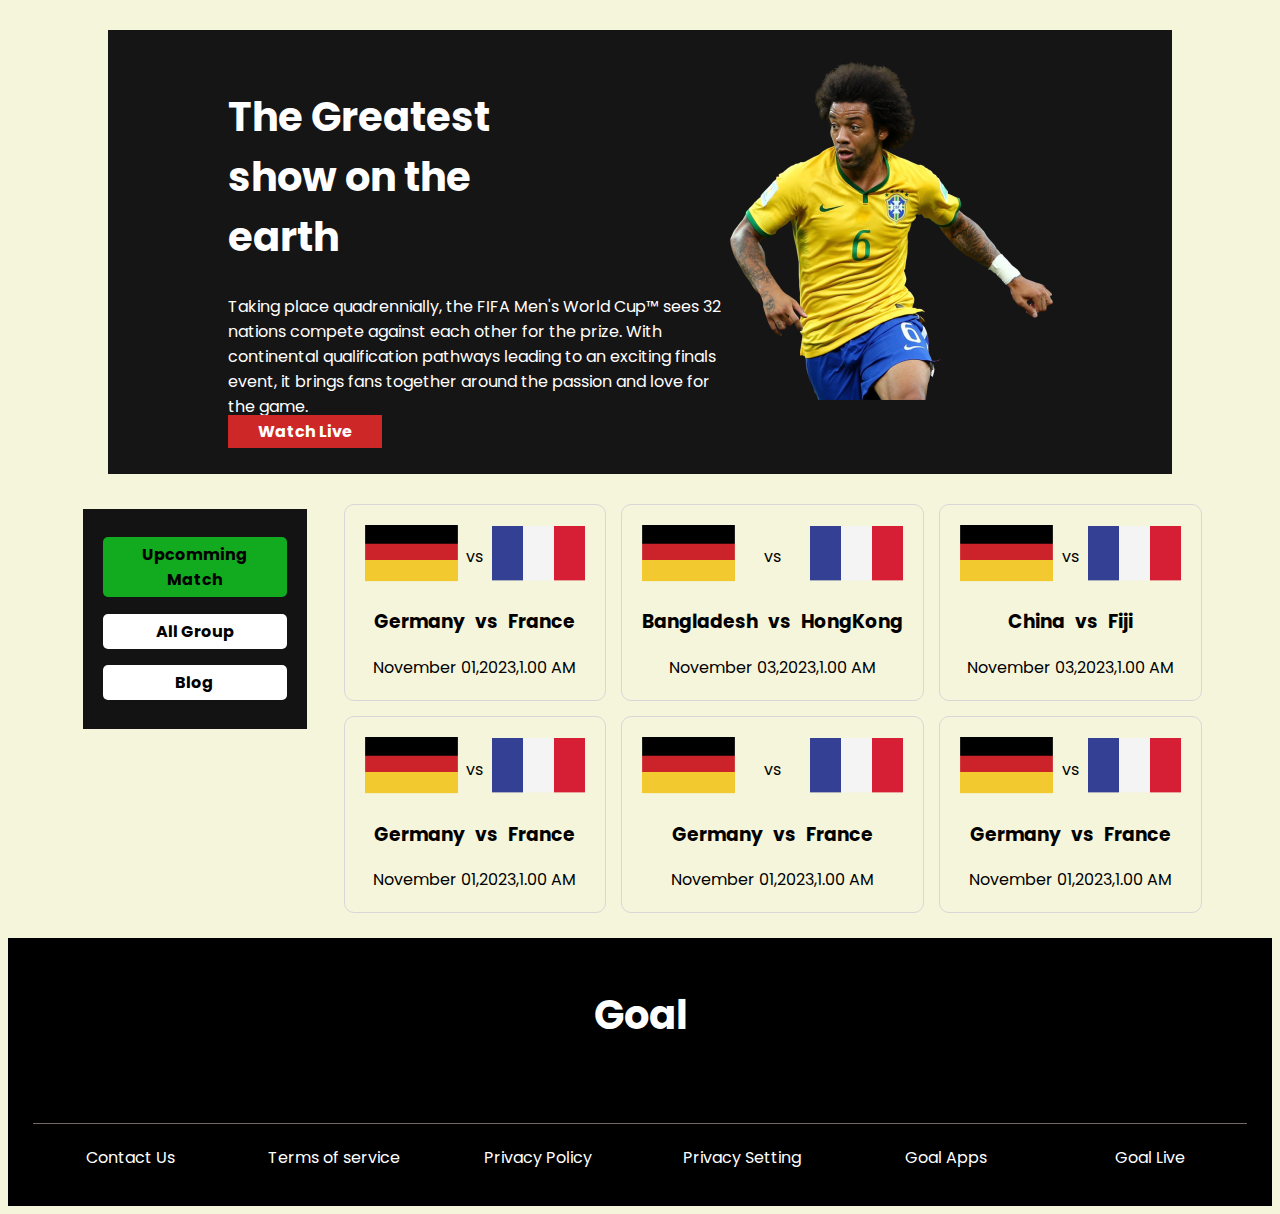
<file: upcomming.html>
<!DOCTYPE html>
<html lang="en">

<head>
    <meta charset="UTF-8">
    <meta http-equiv="X-UA-Compatible" content="IE=edge">
    <meta name="viewport" content="width=device-width, initial-scale=1.0">
    <title>Upcomming Match</title>
    <link rel="stylesheet" href="css/style.css">
</head>

<body>
    <main>
        <!----------------------------------------------
                    header section 
        --------------------------------------------->
        <header class="header">
            <div class="header-sect-1">
                <div>
                    <h1>The Greatest <br>show on the <br> earth</h1>

                    <span class="header-sect-1-description">Taking place quadrennially, the FIFA Men's World Cup™ sees
                        32 nations compete against each other for the prize. With continental qualification pathways
                        leading to an exciting finals event, it brings fans together around the passion and love for the
                        game.</span>
                    <br>
                    <div>
                        <a class="link-button" href="https://www.youtube.com/watch?v=fJwJyI7V76Y" target="_blank"
                            rel="noopener noreferrer">Watch Live <i class="fas fa-angle-right filled"></i> </a>
                    </div>
                </div>
            </div>
            <div class="header-sect-2">
                <img src="assets/Banner Image.png" alt="">
            </div>
        </header>
        <section class="transfer-container-upcomming">
            <!----------------------------------------------
                    Button section
        --------------------------------------------->
            <div class="button-block-upcomming">
                <div style="background-color: rgb(18, 170, 30)" class="button-shape">
                    <a class="shape1" href="http://127.0.0.1:5500/upcomming.html" target="_blank"
                        rel="noopener noreferrer">Upcomming
                        Match</a>
                </div>
                <div class="button-shape">
                    <a class="shape2" href="http://" target="_blank" rel="noopener noreferrer">All
                        Group</a>
                </div>
                <div class="button-shape">
                    <a id="shape3" href="http://" target="_blank" rel="noopener noreferrer">Blog</a>
                </div>
            </div>

            <!----------------------------------------------
                    Upcomming Match between country
        --------------------------------------------->
            <div class="grid-flag-container">
                <section class="grid-item">
                    <div class="grid-flag">
                        <div>
                            <img src="assets/germany Flag.png" alt="">
                        </div>
                        <div>
                            <p>vs</p>
                        </div>
                        <div>
                            <img src="assets/Flag.png" alt="">
                        </div>
                    </div>
                    <div>
                        <div class="team-info">
                            <h3>Germany</h3>

                            <h3>vs</h3>

                            <h3>France</h3>
                        </div>
                        <div class="time-info">November 01,2023,1.00 AM</div>
                    </div>
                </section>

                <section class="grid-item">
                    <div class="grid-flag">
                        <div>
                            <img src="assets/germany Flag.png" alt="">
                        </div>
                        <div>
                            <p>vs</p>
                        </div>
                        <div>
                            <img src="assets/Flag.png" alt="">
                        </div>
                    </div>
                    <div>
                        <div class="team-info">
                            <h3>Bangladesh</h3>

                            <h3>vs</h3>

                            <h3>HongKong</h3>
                        </div>
                        <div class="time-info">November 03,2023,1.00 AM</div>
                    </div>
                </section>

                <section class="grid-item">
                    <div class="grid-flag">
                        <div>
                            <img src="assets/germany Flag.png" alt="">
                        </div>
                        <div>
                            <p>vs</p>
                        </div>
                        <div>
                            <img src="assets/Flag.png" alt="">
                        </div>
                    </div>
                    <div>
                        <div class="team-info">
                            <h3>China</h3>

                            <h3>vs</h3>

                            <h3>Fiji</h3>
                        </div>
                        <div class="time-info">November 03,2023,1.00 AM</div>
                    </div>
                </section>
                <section class="grid-item">
                    <div class="grid-flag">
                        <div>
                            <img src="assets/germany Flag.png" alt="">
                        </div>
                        <div>
                            <p>vs</p>
                        </div>
                        <div>
                            <img src="assets/Flag.png" alt="">
                        </div>
                    </div>
                    <div>
                        <div class="team-info">
                            <h3>Germany</h3>

                            <h3>vs</h3>

                            <h3>France</h3>
                        </div>
                        <div class="time-info">November 01,2023,1.00 AM</div>
                    </div>
                </section>
                <section class="grid-item">
                    <div class="grid-flag">
                        <div>
                            <img src="assets/germany Flag.png" alt="">
                        </div>
                        <div>
                            <p>vs</p>
                        </div>
                        <div>
                            <img src="assets/Flag.png" alt="">
                        </div>
                    </div>
                    <div>
                        <div class="team-info">
                            <h3>Germany</h3>

                            <h3>vs</h3>

                            <h3>France</h3>
                        </div>
                        <div class="time-info">November 01,2023,1.00 AM</div>
                    </div>
                </section>
                <section class="grid-item">
                    <div class="grid-flag">
                        <div>
                            <img src="assets/germany Flag.png" alt="">
                        </div>
                        <div>
                            <p>vs</p>
                        </div>
                        <div>
                            <img src="assets/Flag.png" alt="">
                        </div>
                    </div>
                    <div>
                        <div class="team-info">
                            <h3>Germany</h3>

                            <h3>vs</h3>

                            <h3>France</h3>
                        </div>
                        <div class="time-info">November 01,2023,1.00 AM</div>
                    </div>
                </section>

            </div>

        </section>
    </main>

    <!----------------------------------------------
                    Footer section 
        --------------------------------------------->
    <footer>
        <h1>Goal</h1>

        <div class="social-mobile-view ">
            <a target="_blank" href="https://www.facebook.com/" class="fa fa-facebook"></a>
            <a target="_blank" href="https://www.linkedin.com/feed/" class="fa fa-twitter"></a>
            <a target="_blank" href="https://www.linkedin.com/feed/" class="fa fa-pinterest"></a>
            <a target="_blank" href="https://www.linkedin.com/feed/" class="fa fa-linkedin"></a>
        </div>
        <div class="line"></div>
        <div class="footer-grid">
            <div>
                <p>Contact Us</p>
            </div>
            <div>
                <p>Terms of service</p>
            </div>
            <div>
                <p>Privacy Policy</p>
            </div>
            <div>
                <p>Privacy Setting</p>
            </div>
            <div>
                <p>Goal Apps</p>
            </div>
            <div>
                <p>Goal Live</p>
            </div>
        </div>

    </footer>
</body>

</html>
</file>
<file: css/style.css>
/* google font poppins */
@import url('https://fonts.googleapis.com/css2?family=Poppins:wght@400;500&display=swap');

/* common styles body */
body {
    font-family: 'Poppins', sans-serif;
    background-color: beige;
}

h1 {
    font-size: 40px;
}

/* main styles */
main {
    margin: 25px 70px 25px 70px;
}

/* header styles */
.header {
    display: flex;
    padding: 30px;
    background-color: rgb(22, 21, 21);
    margin: 30px;
    color: white;
    justify-content: center;

}

.header-sect-1 {
    width: 50%;
    transition: background-color 2s ease-out 100ms
}

.header-sect-1:hover {
    background-color: aquamarine;
}

.header-sect-2 img {
    width: 100%;
    margin-bottom: -7px;
}

/* link button style */

.link-button {
    padding: 5px 30px;
    background-color: rgb(206, 39, 39);
    text-decoration: none;
    color: white;
    font-weight: 700;
}

.fa-angle-right .filled {
    color: rgb(71, 63, 63);
    font-size: 20px;

}

/* transfer-container for player transfer  */

.transfer-container {
    display: grid;
    grid-template-columns: repeat(2, 1fr);
    justify-content: center;

}

.single-player-container {
    display: grid;
    grid-template-columns: repeat(3, 1fr);
    grid-column-gap: 15px;
    /* padding: 20px; */
    width: 70%;
    align-items: center;
}

.player {
    margin-bottom: 20px;
    border-radius: 14px;
    border: 1px solid rgb(216, 207, 207);
}

.players img {
    width: 100%;
}

/* 3 button link style*/

.button-shape {
    text-decoration: none;
    text-align: center;

    background-color: white;
    border-radius: 5px;
    font-weight: 700;
    padding: 5px 10px;
}

.shape1 {
    text-decoration: none;
    color: black;
    /* background-color: white; */
}

.shape2 {
    text-decoration: none;
    color: black;
}

#shape3 {
    text-decoration: none;
    color: black;
}

.half-width-Tsection-player {
    width: 70%;

}

.button-block {
    display: grid;
    grid-template-columns: repeat(1, 1fr);
    /* width: 200px; */
    height: 180px;
    padding: 10px;
    margin: 5px;
    background-color: rgb(20, 19, 19);
    /* border-color: black; */
    color: white;
    justify-content: center;
    align-items: center;
}

/* button block for upcomming page */

.button-block-upcomming {
    display: grid;
    grid-template-columns: repeat(1, 1fr);
    /* width: 210px; */
    height: 180px;
    padding: 20px;
    margin: 5px;
    background-color: rgb(20, 19, 19);
    /* border-color: black; */
    color: white;
    justify-content: center;
    align-items: center;
}

/* styel for transfer-container-upcomming */
.transfer-container-upcomming {
    display: flex;
    gap: 2rem;
    /* margin: 80px; */
}

.transfer-shape {
    border: 1px solid;
    color: black;
    /* margin: 10px 10px 10px 10px; */
}

/* Trns-Live-padding */
.Trns-Live-padding {
    /* text-align: center; */
    justify-content: center;
    justify-items: center;

}

/* icon area */
.icon-area {
    padding-left: 15px;
    padding-right: 20px;
}

.icon-grid {
    display: flex;
    align-items: center;
    padding-right: 20px;
}

.transfer-block-pad {
    padding: 20px;
}

/* footer section */
footer {
    background-color: black;
    color: white;
    /* height: 250px; */
    text-align: center;
    padding: 20px;
}

.footer-grid {
    display: grid;
    grid-template-columns: repeat(6, 1fr);
    /* grid-template-columns: repeat(1, 1fr); */
    align-items: center;
    justify-content: center;
}

.line {
    background-color: rgb(117, 102, 102);
    height: 1px;
    margin: 5px;
}

.fa {
    padding: 20px;
    font-size: 30px;
    width: 50px;
    text-align: center;
    text-decoration: none;
    margin: 5px 2px;
}

.fa:hover {
    opacity: 0.7;
}

.fa-facebook {
    color: white;
}

/* upcomming page section */
.grid-flag-container {
    display: grid;
    width: 77%;
    grid-template-columns: repeat(3, 1fr);
    gap: 15px;
    justify-content: center;
    align-items: center;

}

.grid-item {
    border: 1px solid #d7d7d7;
    padding: 20px;
    border-radius: 10px;
}

.grid-flag {
    display: flex;
    justify-content: space-between;
    align-items: center;

}

.time-info {
    text-align: center;
}

.team-info {
    display: flex;
    align-items: center;
    justify-content: center;
    gap: 10px;
}

.text-alignP {
    text-align: center;
}

/* Media query */

/* Media query for mobile device */
@media only screen and (max-width: 688px) {
    .header {
        flex-direction: column;
        padding-left: 10px;
        padding-right: 10px;
        gap: 2rem;
        justify-content: center;
    }

    .header-sect-1 {
        width: 100%;
        display: flex;
        flex-direction: column;
        align-items: center;
    }

    .header-sect-1-description {
        text-align: center;
    }

    .header-sect-2 img {
        width: 100%;
        margin-bottom: 0px;
        display: flex;
        justify-content: center;
    }

    .transfer-container {
        display: grid;
        grid-template-columns: repeat(1, 1fr);
    }

    .transfer-container-upcomming {
        display: grid;
        grid-template-columns: repeat(1, 1fr);
    }

    .single-player-container {
        display: grid;
        grid-template-columns: repeat(1, 1fr);
        grid-column-gap: 15px;
        /* padding: 20px; */
        align-items: center;
    }

    .grid-flag-container {
        display: grid;
        grid-template-columns: repeat(1, 1fr);
        grid-column-gap: 15px;
        /* padding: 20px; */
        align-items: center;
    }

    .footer-grid {
        display: grid;
        grid-template-columns: repeat(1, 1fr);
        /* grid-template-columns: repeat(1, 1fr); */
        align-items: center;
        justify-content: center;
        /* background-color: black; */
    }

    .social-mobile-view {
        display: grid;
        grid-template-columns: repeat(4, 1fr);
    }
}

/* Media query for tablet device */


@media (min-width:689px) and (max-width:992px) {
    .transfer-container {
        /* display: flex; */
        display: grid;
        grid-template-columns: repeat(1, 1fr);
        grid-column-gap: 15px;
        justify-content: center;
    }

    .transfer-container-upcomming {
        display: grid;
        grid-template-columns: repeat(1, 1fr);
    }

    .grid-flag-container {
        display: grid;
        grid-template-columns: repeat(2, 1fr);
        grid-column-gap: 15px;
        /* padding: 20px; */
        align-items: center;
    }

    /* edit button shape */
    .button-shape {
        text-decoration: none;
        text-align: center;
        margin: 2px;
        background-color: white;

        border-radius: 5px;
        font-weight: 700;
        padding: 5px 15px;
    }

    #shape3 {
        text-decoration: none;

    }

    .blog-button-color {
        background-color: blueviolet;
    }

    .button-block {
        display: grid;
        grid-template-columns: repeat(3, 1fr);
        /* border-color: black; */
        color: white;
        justify-content: center;
        align-items: center;
    }

    .single-player-container {
        display: grid;
        grid-template-columns: repeat(2, 1fr);
        grid-column-gap: 15px;
        /* padding: 20px; */
        align-items: center;

    }

    .footer-grid {
        display: grid;
        grid-template-columns: repeat(4, 1fr);
        /* grid-template-columns: repeat(1, 1fr); */
        align-items: center;
        justify-content: center;
        text-align: center;
        /* background-color: black; */
    }
}
</file>
